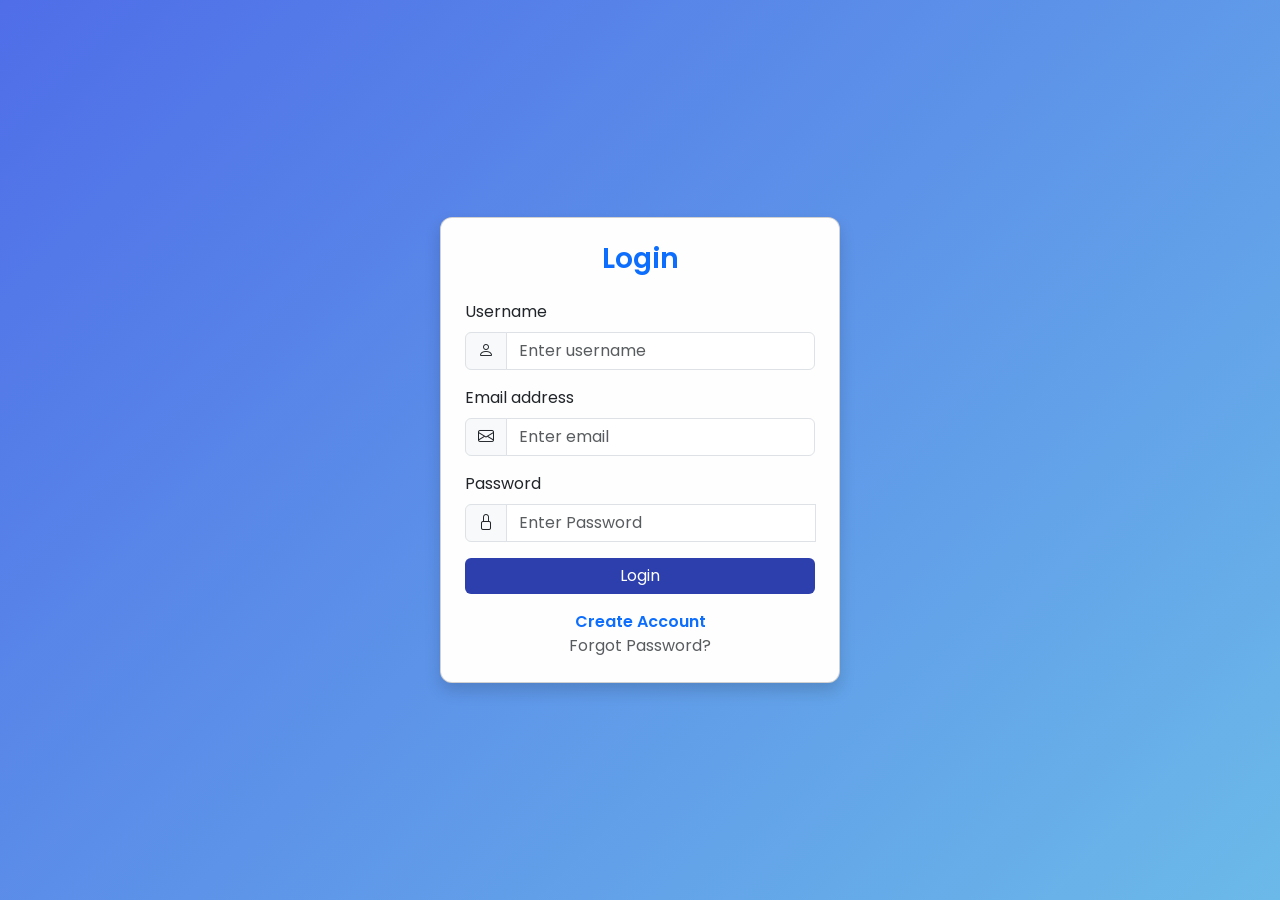
<file: index.html>
<!DOCTYPE html>
<html lang="en">
<head>
<meta charset="UTF-8">
<title>Login</title>


<link href="https://cdn.jsdelivr.net/npm/bootstrap@5.3.0/dist/css/bootstrap.min.css" rel="stylesheet">


<link rel="stylesheet" href="https://cdn.jsdelivr.net/npm/bootstrap-icons@1.10.5/font/bootstrap-icons.css">


<link href="https://fonts.googleapis.com/css2?family=Poppins&display=swap" rel="stylesheet">


<link rel="stylesheet" href="styles.css">
</head>

<body class="d-flex justify-content-center align-items-center vh-100 bg-light">


<div class="card shadow p-4" style="width: 400px; border-radius: 12px;">
    

  <h3 class="text-center text-primary mb-4">Login</h3>

  <form action="dashboard.html" method="GET">

  <div class="mb-3">
    <label class="form-label">Username</label>
    <div class="input-group">
      <span class="input-group-text"><i class="bi bi-person"></i></span>
      <input type="text" class="form-control" placeholder="Enter username" required>
    </div>
  </div>

  <div class="mb-3">
    <label class="form-label">Email address</label>
    <div class="input-group">
      <span class="input-group-text"><i class="bi bi-envelope"></i></span>
      <input type="email" class="form-control" placeholder="Enter email" required>
    </div>
  </div>

  <div class="mb-3">
    <label class="form-label">Password</label>
    <div class="input-group">
      <span class="input-group-text"><i class="bi bi-lock"></i></span>
      <input type="password" class="form-control" placeholder="Enter Password" required>
      <pattern="^(?=.[0-9])(?=.[!@#$%^&])[A-Za-z0-9!@#$%^&]{8,}$">
    </div>
  </div>

  <button type="submit" class="btn btn-primary w-100 mb-3">
    Login
  </button>

</form>

  <div class="text-center">
    <a href="register.html" class="text-decoration-none fw-semibold text-primary">Create Account</a>
    <br>
    <a href="forgot-password.html" class="text-decoration-none text-muted">Forgot Password?</a>
  </div>

</div>


<script src="https://cdn.jsdelivr.net/npm/bootstrap@5.3.0/dist/js/bootstrap.bundle.min.js"></script>

</body>
</html>
</file>
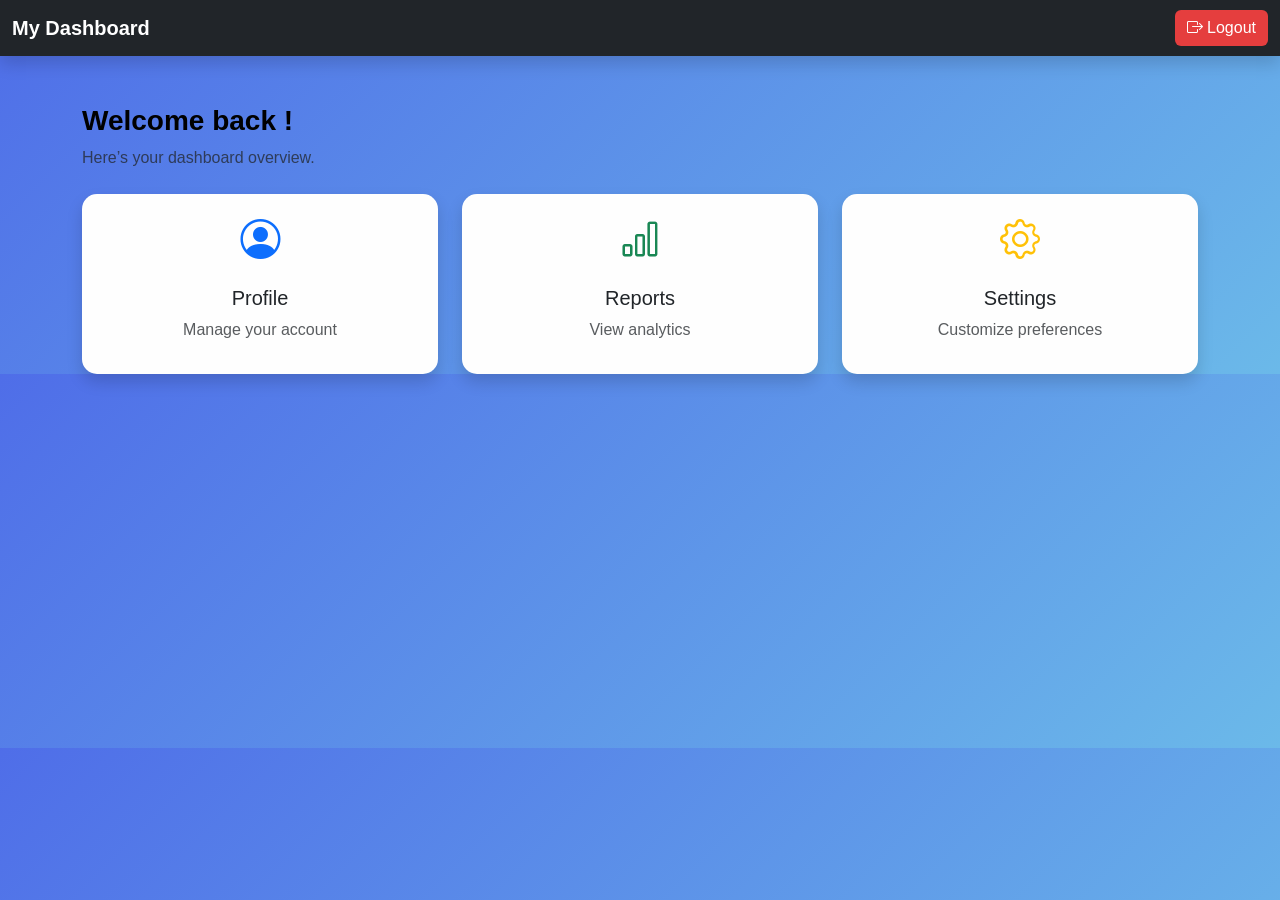
<file: dashboard.html>
<!DOCTYPE html>
<html lang="en">
<head>
<meta charset="UTF-8">
<title>Dashboard</title>

<link href="https://cdn.jsdelivr.net/npm/bootstrap@5.3.0/dist/css/bootstrap.min.css" rel="stylesheet">

<!-- Bootstrap Icons -->
<link rel="stylesheet" href="https://cdn.jsdelivr.net/npm/bootstrap-icons@1.10.5/font/bootstrap-icons.css">

<link rel="stylesheet" href="styles.css">
</head>

<body class="bg-light">

<!-- Navbar -->
<nav class="navbar navbar-expand-lg navbar-dark bg-dark shadow">
  <div class="container-fluid">
    <span class="navbar-brand fw-bold">My Dashboard</span>

    <div class="ms-auto">
      <a href="index.html" class="btn btn-danger">
        <i class="bi bi-box-arrow-right"></i> Logout
      </a>
    </div>
  </div>
</nav>

<!-- Main Content -->
<div class="container mt-5">

  <!-- Welcome Section -->
  <div class="mb-4">
    <h3 class="fw-bold" style="color: black;">Welcome back !</h3>
    <p class="text-muted">Here’s your dashboard overview.</p>
  </div>

  <!-- Dashboard Cards -->
  <div class="row g-4">

    <!-- Card 1 -->
    <div class="col-md-4">
      <div class="card shadow border-0">
        <div class="card-body text-center">
          <i class="bi bi-person-circle fs-1 text-primary"></i>
          <h5 class="mt-3">Profile</h5>
          <p class="text-muted">Manage your account</p>
        </div>
      </div>
    </div>

    <!-- Card 2 -->
    <div class="col-md-4">
      <div class="card shadow border-0">
        <div class="card-body text-center">
          <i class="bi bi-bar-chart fs-1 text-success"></i>
          <h5 class="mt-3">Reports</h5>
          <p class="text-muted">View analytics</p>
        </div>
      </div>
    </div>

    <!-- Card 3 -->
    <div class="col-md-4">
      <div class="card shadow border-0">
        <div class="card-body text-center">
          <i class="bi bi-gear fs-1 text-warning"></i>
          <h5 class="mt-3">Settings</h5>
          <p class="text-muted">Customize preferences</p>
        </div>
      </div>
    </div>

  </div>

</div>

</body>
</html>
</file>
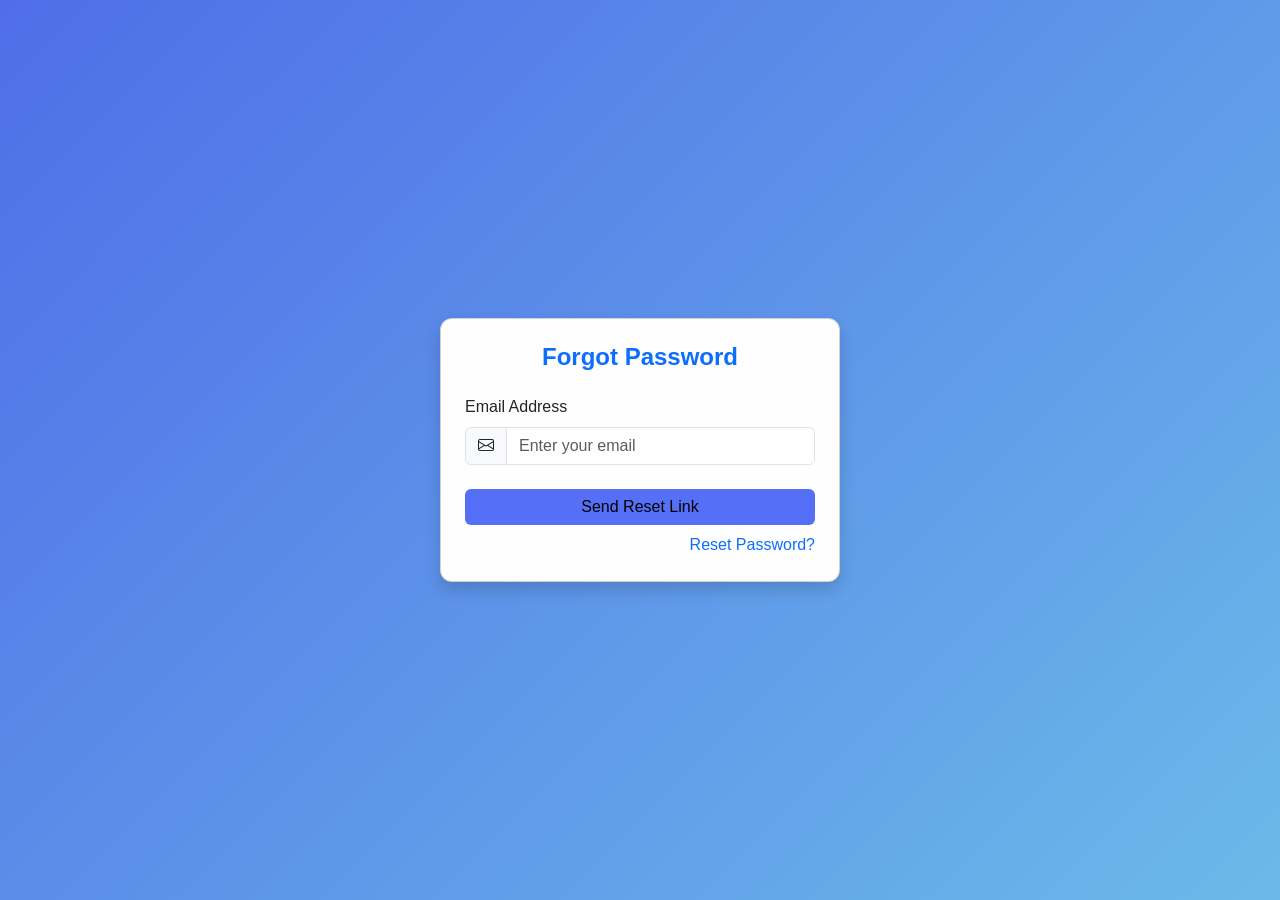
<file: forgot-password.html>
<!DOCTYPE html>
<html lang="en">
<head>
<meta charset="UTF-8">
<title>Forgot Password</title>

<link href="https://cdn.jsdelivr.net/npm/bootstrap@5.3.0/dist/css/bootstrap.min.css" rel="stylesheet">

<!-- Bootstrap Icons -->
<link rel="stylesheet" href="https://cdn.jsdelivr.net/npm/bootstrap-icons@1.10.5/font/bootstrap-icons.css">

<link rel="stylesheet" href="styles.css">
</head>

<body class="bg-light d-flex justify-content-center align-items-center vh-100">

<div class="card shadow p-4" style="width: 400px; border-radius: 12px;">
  
  <h4 class="text-center text-primary mb-4">Forgot Password</h4>

  <form>

    <!-- Email Field -->
    <div class="mb-3">
      <label class="form-label">Email Address</label>
      <div class="input-group">
        <span class="input-group-text">
          <i class="bi bi-envelope"></i>
        </span>
        <input type="email" class="form-control" placeholder="Enter your email" required>
      </div>
    </div>

    <!-- Button -->
    <button class="btn btn-warning w-100 mt-2">
      Send Reset Link
    </button>

  </form>

  <!-- Back to Login -->
  <div class="text-end mt-2">
  <a href="reset-password.html">Reset  Password?</a>
  <a href="index.html"></a>
</div>

</div>

</body>
</html>
</file>
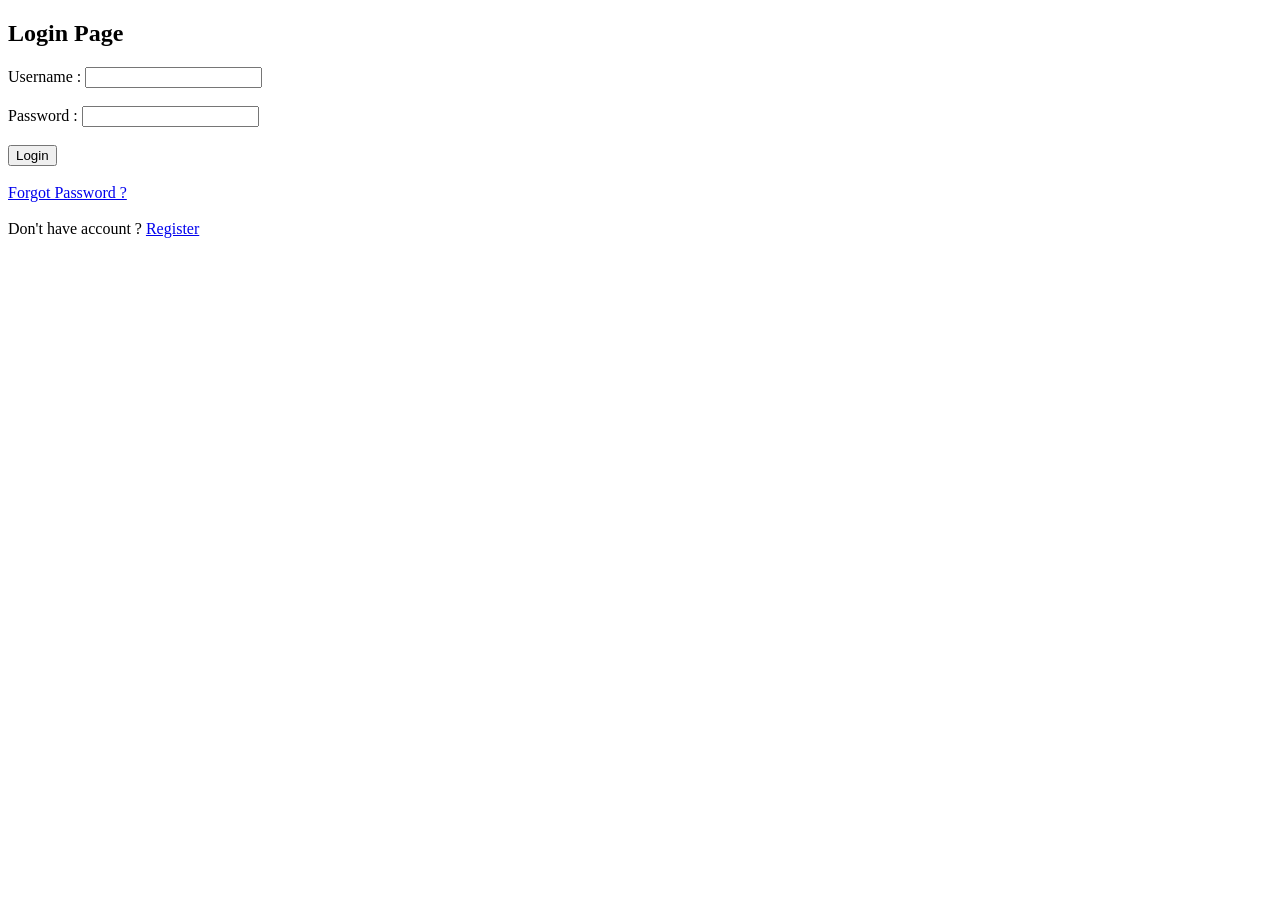
<file: login.html>
<!DOCTYPE html>
<html>
<head>
<title>Login</title>
</head>

<body>

<h2>Login Page</h2>

<form action="dashboard.html">

Username :
<input type="text" required><br><br>

Password :
<input type="password" required><br><br>

<input type="submit" value="Login">

</form>

<br>

<a href="forgot-password.html">
Forgot Password ?
</a>

<br><br>

Don't have account ?
<a href="register.html">Register</a>

</body>
</html>
</file>
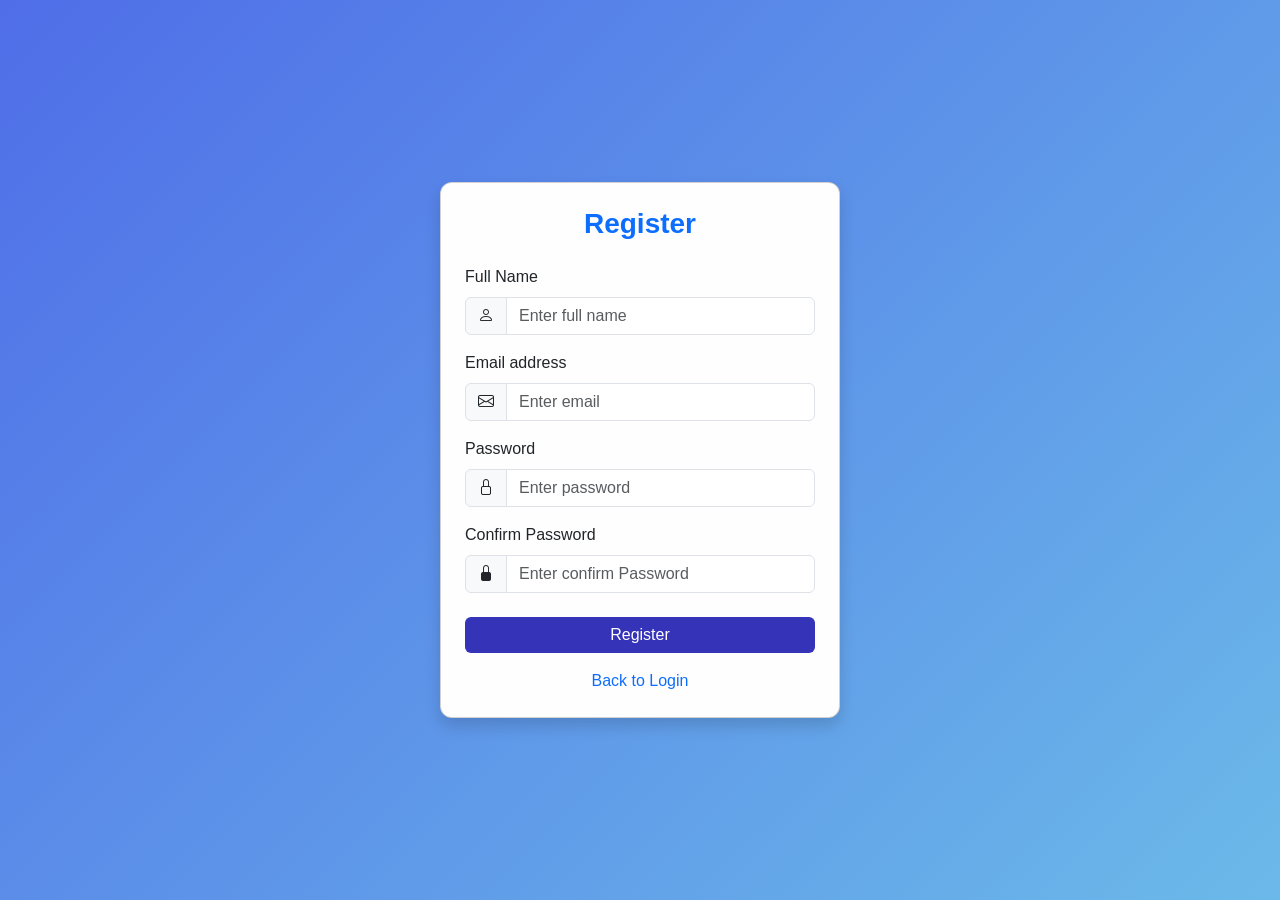
<file: register.html>
<!DOCTYPE html>
<html lang="en">
<head>
<meta charset="UTF-8">
<title>Register</title>

<link href="https://cdn.jsdelivr.net/npm/bootstrap@5.3.0/dist/css/bootstrap.min.css" rel="stylesheet">


<link rel="stylesheet" href="https://cdn.jsdelivr.net/npm/bootstrap-icons@1.10.5/font/bootstrap-icons.css">

<link rel="stylesheet" href="styles.css">

</head>

<body class="bg-light d-flex justify-content-center align-items-center vh-100">

<div class="card shadow p-4" style="width: 400px; border-radius: 12px;">
  
  <h3 class="text-center text-primary mb-4">Register</h3>

    <form class="needs-validation" novalidate onsubmit="return handleRegister(event)">

  <!-- Full Name -->
  <div class="mb-3">
    <label class="form-label">Full Name</label>
    <div class="input-group">
      <span class="input-group-text"><i class="bi bi-person"></i></span>
      <input type="text" class="form-control" placeholder="Enter full name" required>
    </div>
    <div class="invalid-feedback">
      Please enter your name.
    </div>
  </div>

  <!-- Email -->
  <div class="mb-3">
    <label class="form-label">Email address</label>
    <div class="input-group">
      <span class="input-group-text"><i class="bi bi-envelope"></i></span>
      <input type="email" class="form-control" placeholder="Enter email" required>
    </div>
    <div class="invalid-feedback">
      Please enter a valid email.
    </div>
  </div>

  <!-- Password -->
  <div class="mb-3">
    <label class="form-label">Password</label>
    <div class="input-group">
      <span class="input-group-text"><i class="bi bi-lock"></i></span>
      <input type="password" class="form-control"placeholder="Enter password" required
      >
    </div>
  </div>

  <!-- Confirm Password -->
  <div class="mb-3">
    <label class="form-label">Confirm Password</label>
    <div class="input-group">
      <span class="input-group-text"><i class="bi bi-lock-fill"></i></span>
      <input type="password" class="form-control"placeholder="Enter confirm Password" required>

    </div>
  </div>

  <!-- Submit Button -->
  <button type="submit" class="btn btn-success w-100 mt-2">
    Register
  </button>

</form>

  <!-- Back to Login -->
  <div class="text-center mt-3">
    <a href="index.html" class="text-decoration-none">Back to Login</a>
  </div>

</div>

<script>
function handleRegister(event) {
  event.preventDefault();

  alert("Registration Successful!");
  window.location.href = "index.html";

  return false;
}
</script>
</file>
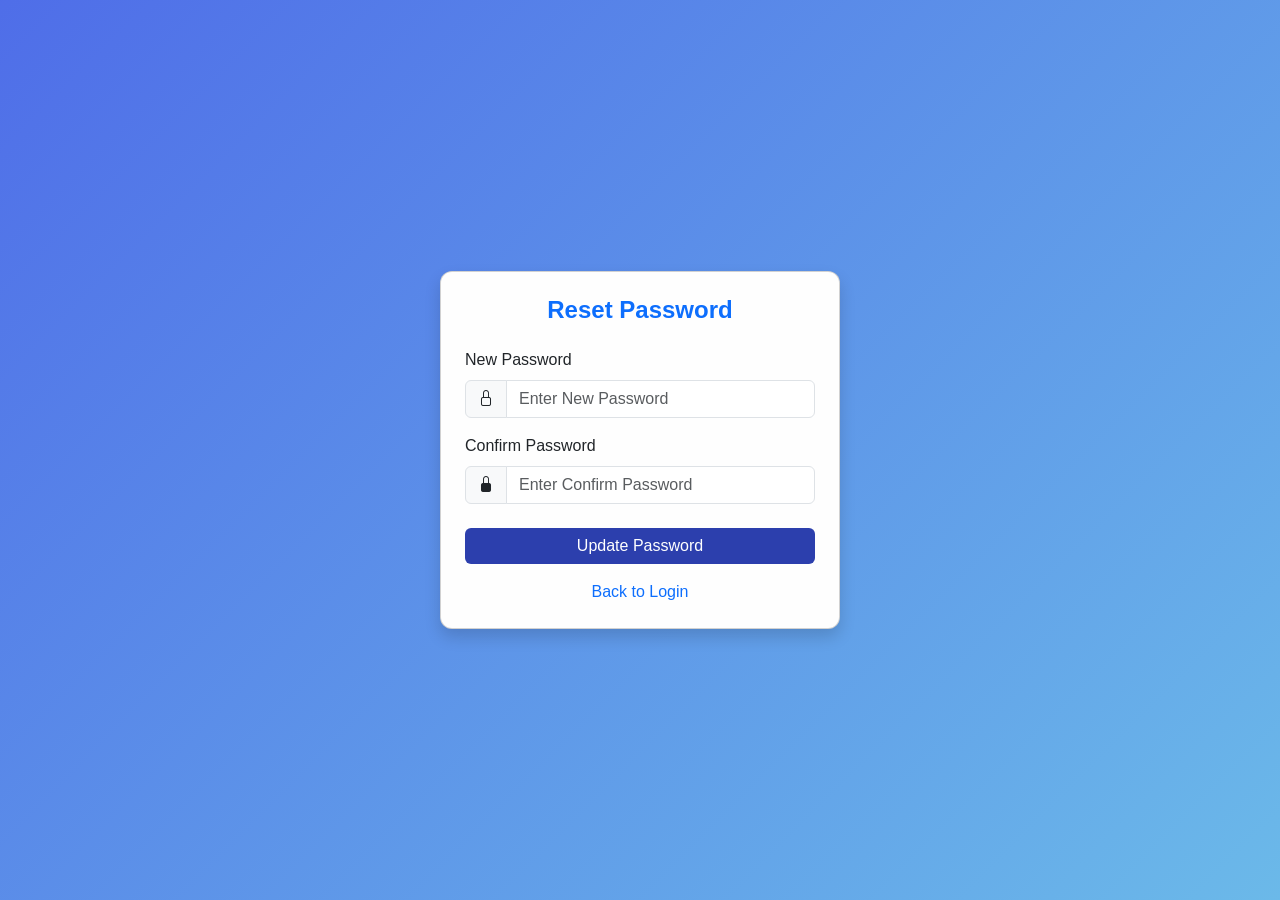
<file: reset-password.html>
<!DOCTYPE html>
<html lang="en">
<head>
<meta charset="UTF-8">
<title>Reset Password</title>

<link href="https://cdn.jsdelivr.net/npm/bootstrap@5.3.0/dist/css/bootstrap.min.css" rel="stylesheet">
<link rel="stylesheet" href="https://cdn.jsdelivr.net/npm/bootstrap-icons@1.10.5/font/bootstrap-icons.css">
<link rel="stylesheet" href="styles.css">
<form action="index.html"></form>
</head>

<body class="bg-light d-flex justify-content-center align-items-center vh-100">
<div class="card shadow p-4" style="width: 400px; border-radius: 12px;">
  
  <h4 class="text-center text-primary mb-4">Reset Password</h4>

  <form action="index.html" method="GET">

  <!-- New Password -->
  <div class="mb-3">
    <label class="form-label">New Password</label>
    <div class="input-group">
      <span class="input-group-text"><i class="bi bi-lock"></i></span>
      <input type="password" class="form-control" placeholder="Enter New Password" required>
    </div>
  </div>

  <!-- Confirm Password -->
  <div class="mb-3">
    <label class="form-label">Confirm Password</label>
    <div class="input-group">
      <span class="input-group-text"><i class="bi bi-lock-fill"></i></span>
      <input type="password" class="form-control" placeholder="Enter Confirm Password" required>
    </div>
  </div>

  <button type="submit" class="btn btn-primary w-100 mt-2">
    Update Password
  </button>

</form>

  <!-- Back to Login -->
  <div class="text-center mt-3">
    
    <a href="index.html">Back to Login</a>
  </div>
</div>

<script>
function togglePassword(fieldId, iconSpan) {
  const input = document.getElementById(fieldId);
  const icon = iconSpan.querySelector("i");

  if (input.type === "password") {
    input.type = "text";
    icon.classList.remove("bi-eye");
    icon.classList.add("bi-eye-slash");
  } else {
    input.type = "password";
    icon.classList.remove("bi-eye-slash");
    icon.classList.add("bi-eye");
  }
}
</script>

</body>
</html>
</file>
<file: styles.css>
body {
    font-family: 'Poppins', sans-serif;
    background: linear-gradient(135deg, hsl(228, 77%, 61%), #6bb9e9);
    height: 100vhh;
    margin: 0;
}

.card {
    border-radius: 15px;
    background: rgb(254, 254, 254);
    box-shadow: 0 10px 25px rgba(84, 37, 225, 0.2);
}

.card:hover {
    transform: translateY(-5px);
    transition: 0.3s;
}

.btn-primary {
    background-color: #2c3fad;
    border: none;
}

.btn-primary:hover {
    background-color: #5e6286;
}

.btn-success {
    background-color: #3533b8;
    border: none;
}

.btn-warning {
    background-color: #5570f6;
    border: none;
}

.btn-danger {
    background-color: #e53e3e;
    border: none;
}

a {
    text-decoration: none;
}

a:hover {
    color: #8366ea;
}

h3, h4 {
    font-weight: 600;
}

.form-control:focus {
    box-shadow: 0 0 5px #667eea;
    border-color: #667eea;
}
</file>
